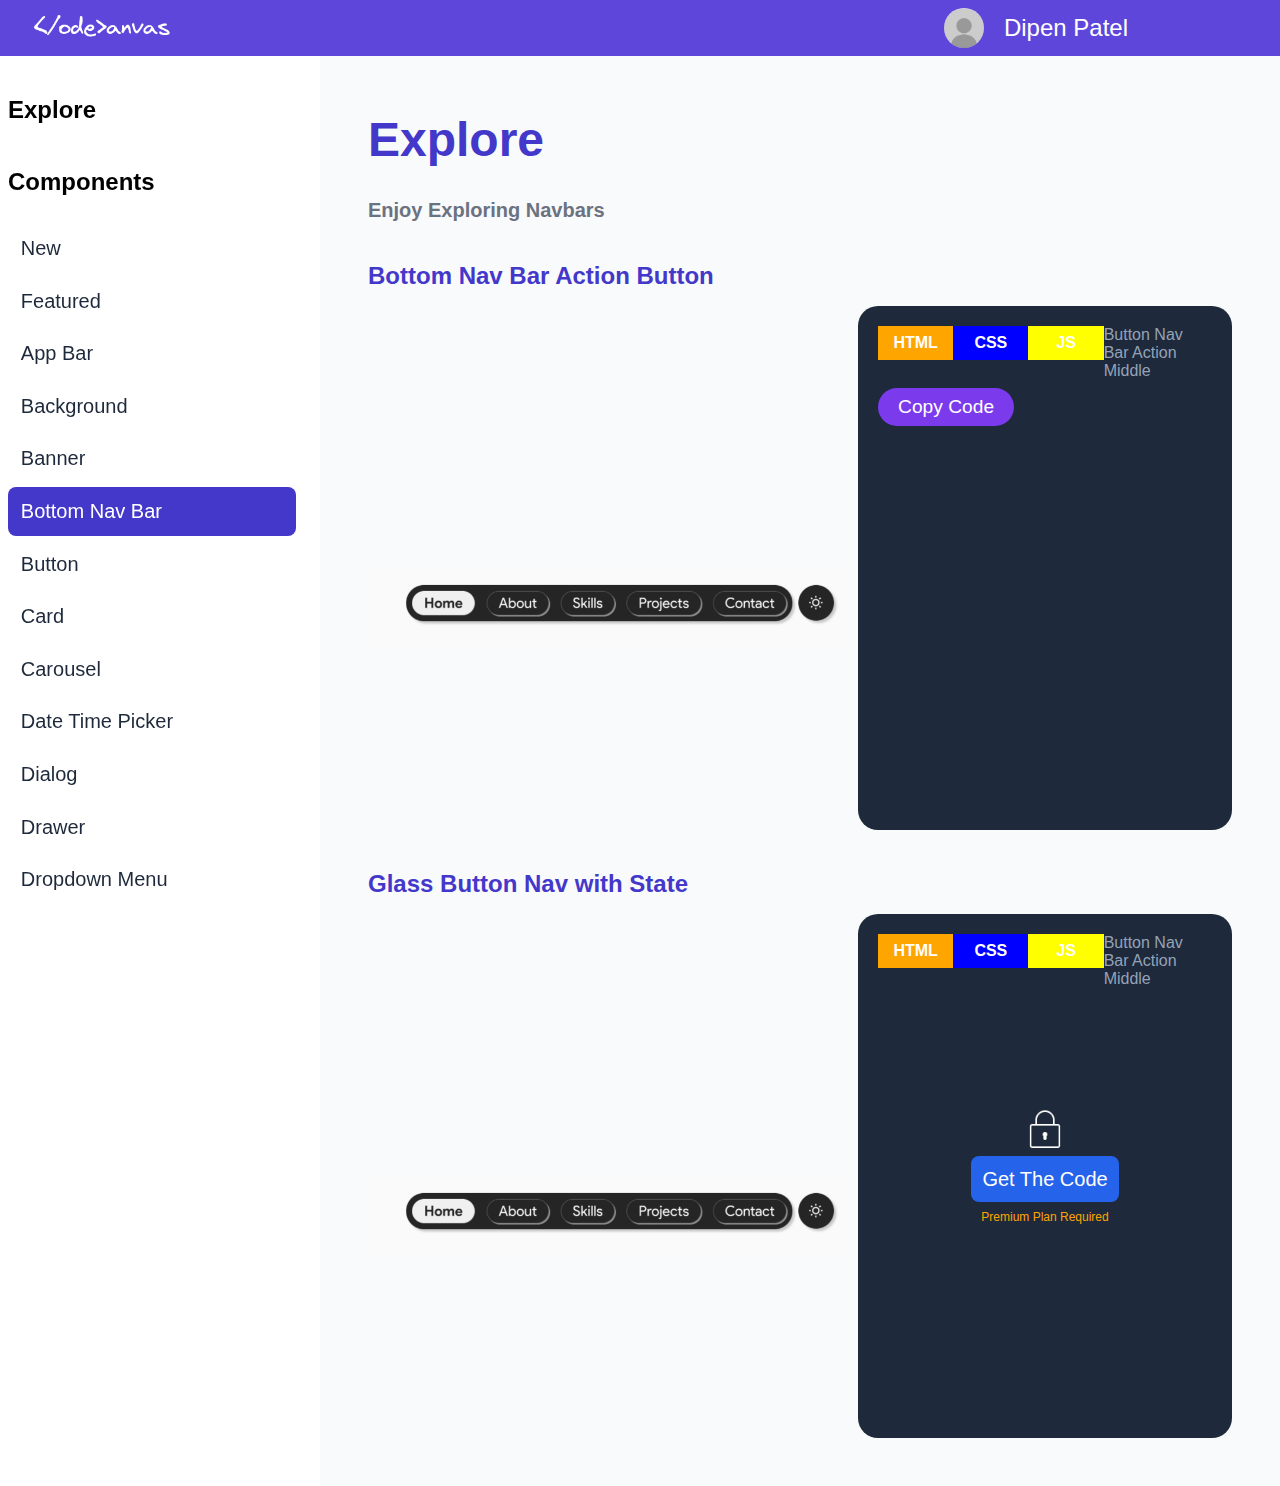
<file: Design-Dipen/index.html>
<!DOCTYPE html>
<html>
<head>
    <title>Test Component</title>
    <link rel="stylesheet" href="styles.css"> <!-- Include your CSS file here -->
</head>
<body>
    <nav class="navbar">
        <img src="./codecanvas.png" class="logo">
        <div class="nav-links">
            <img src="./profile.jpg" class="profile-image" alt="profile image">
            <a class="profile-name">Dipen Patel</a>
        </div>
    </nav>
    <div class="container">
      <div class="sidebar">
          <h1 class="explore-heading">Explore</h1>
          <h1 class="components-heading">Components</h1>
          <div class="link-list">
              <a href="#" class="link">New</a>
              <a href="#" class="link">Featured</a>
              <a href="#" class="link">App Bar</a>
              <a href="#" class="link">Background</a>
              <a href="#" class="link">Banner</a>
              <a href="#" class="highlighted-link">Bottom Nav Bar</a>
              <a href="#" class="link">Button</a>
              <a href="#" class="link">Card</a>
              <a href="#" class="link">Carousel</a>
              <a href="#" class="link">Date Time Picker</a>
              <a href="#" class="link">Dialog</a>
              <a href="#" class="link">Drawer</a>
              <a href="#" class="link">Dropdown Menu</a>
          </div>
      </div>
  </div>

        <div class="content">
            <h1 class="content-title">Explore</h1>
            <h1 class="content-subtitle">Enjoy Exploring Navbars</h1>
            <div class="section">
                <h1 class="section-title">Bottom Nav Bar Action Button</h1>
                <div class="section-content">
                    <div class="image-container">
                        <img src="nav1.png" class="nav-image" alt="nav image">
                    </div>
                    <div class="nav-code-container">
                        <nav class="nav-bar">
                            <div class="nav-bar-buttons">
                                <a class="code-button" style="background-color: orange;">HTML</a>
                                <a class="code-button" style="background-color: blue;">CSS</a>
                                <a class="code-button" style="background-color: yellow;">JS</a>
                            </div>
                            <a class="nav-bar-action">Button Nav Bar Action Middle</a>
                        </nav>
                        <button class="copy-button">Copy Code</button>
                        <div class="code-container">
                            <!-- Add code content here -->
                        </div>
                    </div>
                </div>
            </div>
            <div class="section">
                <h1 class="section-title">Glass Button Nav with State</h1>
                <div class="section-content">
                    <div class="image-container">
                        <img src="./nav1.png" class="nav-image" alt="nav image">
                    </div>
                    <div class="nav-code-container">
                        <nav class="nav-bar">
                            <div class="nav-bar-buttons">
                                <a class="code-button" style="background-color: orange;">HTML</a>
                                <a class="code-button" style="background-color: blue;">CSS</a>
                                <a class="code-button" style="background-color: yellow;">JS</a>
                            </div>
                            <a class="nav-bar-action">Button Nav Bar Action Middle</a>
                        </nav>
                        <div class="glass-button-container">
                            <img src="lock.png" class="lock-image" alt="lock image">
                            <button class="glass-button">Get The Code</button>
                            <a class="premium-plan">Premium Plan Required</a>
                        </div>
                    </div>
                </div>
            </div>
        </div>
    </div>
</body>
</html>
</file>
<file: Design-Dipen/styles.css>
/* General Styles */
body {
  font-family: Arial, sans-serif;
  margin: 0;
  padding: 0;
}

.container {
  display: flex;
}

.navbar {
  display: flex;
  justify-content: space-between;
  position: fixed;
  width: 100%;
  z-index: 20;
  background-color: #5f46db; /* Purple background color */
  padding: 0.5rem; /* Padding */
}
.logo{
  height: 40px;
  margin-left: 20px;
}
.brand {
  color: white; /* White text color */
  text-decoration: none; /* No underline on links */
}

.nav-links {
  display: flex;
  gap: 1.25rem; /* Space between links */
  align-items: center; /* Align items vertically centered */
}

.profile-image {
  width: 40px; /* Width of image */
  height: 40px; /* Height of image */
  border-radius: 50%; /* Rounded corners */
}

.profile-name {
  color: white; /* White text color */
  font-size: 1.5rem; /* Font size */
  font-weight: 300; /* Light font weight */
  margin-right: 10rem; /* Right margin */
}

/* Sidebar Styles */
/* Container */
.container {
  display: flex;
}

/* Sidebar */
.sidebar {
  position: fixed;
  height: 100vh; /* Full height */
  overflow-y: scroll; /* Enable vertical scrolling */
  display: flex;
  flex-direction: column;
  gap: 0.75rem; /* Space between elements */
  padding: 2rem 2rem 2rem 0.5rem; /* Padding (top, right, bottom, left) */
  width: 18rem; /* Width of the sidebar */
  padding-top: 5rem; /* Padding top */
}

/* Headings */
.explore-heading,
.components-heading {
  font-weight: bold;
  font-size: 1.5rem; /* Text size */
}

/* Link list */
.link-list {
  display: flex;
  flex-direction: column;
  gap: 0.25rem; /* Space between links */
  font-size: 1.25rem; /* Font size */
  color: #616161; /* Text color */
}

/* Links */
.link {
  text-decoration: none;
  color: #1e293b;
  padding: 0.8rem; /* Padding */
  cursor: pointer; /* Cursor changes to pointer on hover */
}

/* Highlighted link */
.highlighted-link {
  text-decoration: none;
  background-color: #4338ca; /* Purple background color */
  color: white; /* White text */
  border-radius: 0.5rem; /* Rounded corners */
  padding: 0.8rem; /* Padding */
  cursor: pointer; /* Cursor changes to pointer on hover */
}


/* Main Content Styles */
.content {
  margin-left: 20rem;
  padding: 3rem;
  width: calc(100% - 26rem);
  padding-top: 5rem;
  background-color: #f9fafb;
}

.content-title {
  color: #4338ca;
  font-size: 3rem;
  font-weight: bold;
}

.content-subtitle {
  color: #6b7280;
  font-size: 1.25rem;
}

.section {
  margin-top: 2.5rem;
}

.section-title {
  color: #4338ca;
  font-size: 1.5rem;
  font-weight: bold;
}

.section-content {
  display: flex;
  width: 100%;
}

.image-container {
  flex: 1;
  display: flex;
  align-items: center;
}

.nav-image {
  height: 5rem;
  margin-top: 5rem;
}

.nav-code-container {
  display: flex;
  flex-direction: column;
  width: 600px;
  height: 500px;
  border-radius: 20px;
  padding: 12px;
  background-color: #1e293b;
}

.nav-bar {
  display: flex;
  justify-content: space-between;
  padding: 0.5rem;
  justify-items: center;
  border-radius: 0.5rem;
}

.nav-bar-buttons {
  display: flex;
}

.code-button {
  padding: 0.5rem 0.6rem;
  width: 3.5rem;
  height: min-content;
  text-align: center;
  font-weight: bold;
  color: white;
}

.nav-bar-action {
  margin:  auto 0;
  color: #94a3b8; /* light gray color */
}

.copy-button {
  padding: 0.5rem 1.25rem;
  background-color: #7c3aed; /* purple color */
  color: white;
  width: max-content;
  border: 0;
  font-size: 1.2rem;
  border-radius: 1.5rem;
  margin-left: 0.5rem;
  font-weight: medium;
}

.code-container {
  width: 100%;
  overflow-y: scroll;
}

.glass-button-container {
  width: 100%;
  height: auto;
  margin-top: 2rem;
  color: white;
  display: flex;
  flex-direction: column;
  justify-content: center;
  align-items: center;
  position: relative;
}

.lock-image {
  margin-top: 5rem;
  width: 2.5rem;
  margin-bottom: 0.5rem;
}

.glass-button {
  padding: 0.7rem;
  font-size: 1.25rem;
  border: 0;
  background-color: #2563eb; /* blue color */
  color: white;
  border-radius: 0.5rem;
}

.premium-plan {
  color: orange;
  font-size: 0.75rem;
  margin-top: 0.5rem;
}
</file>
